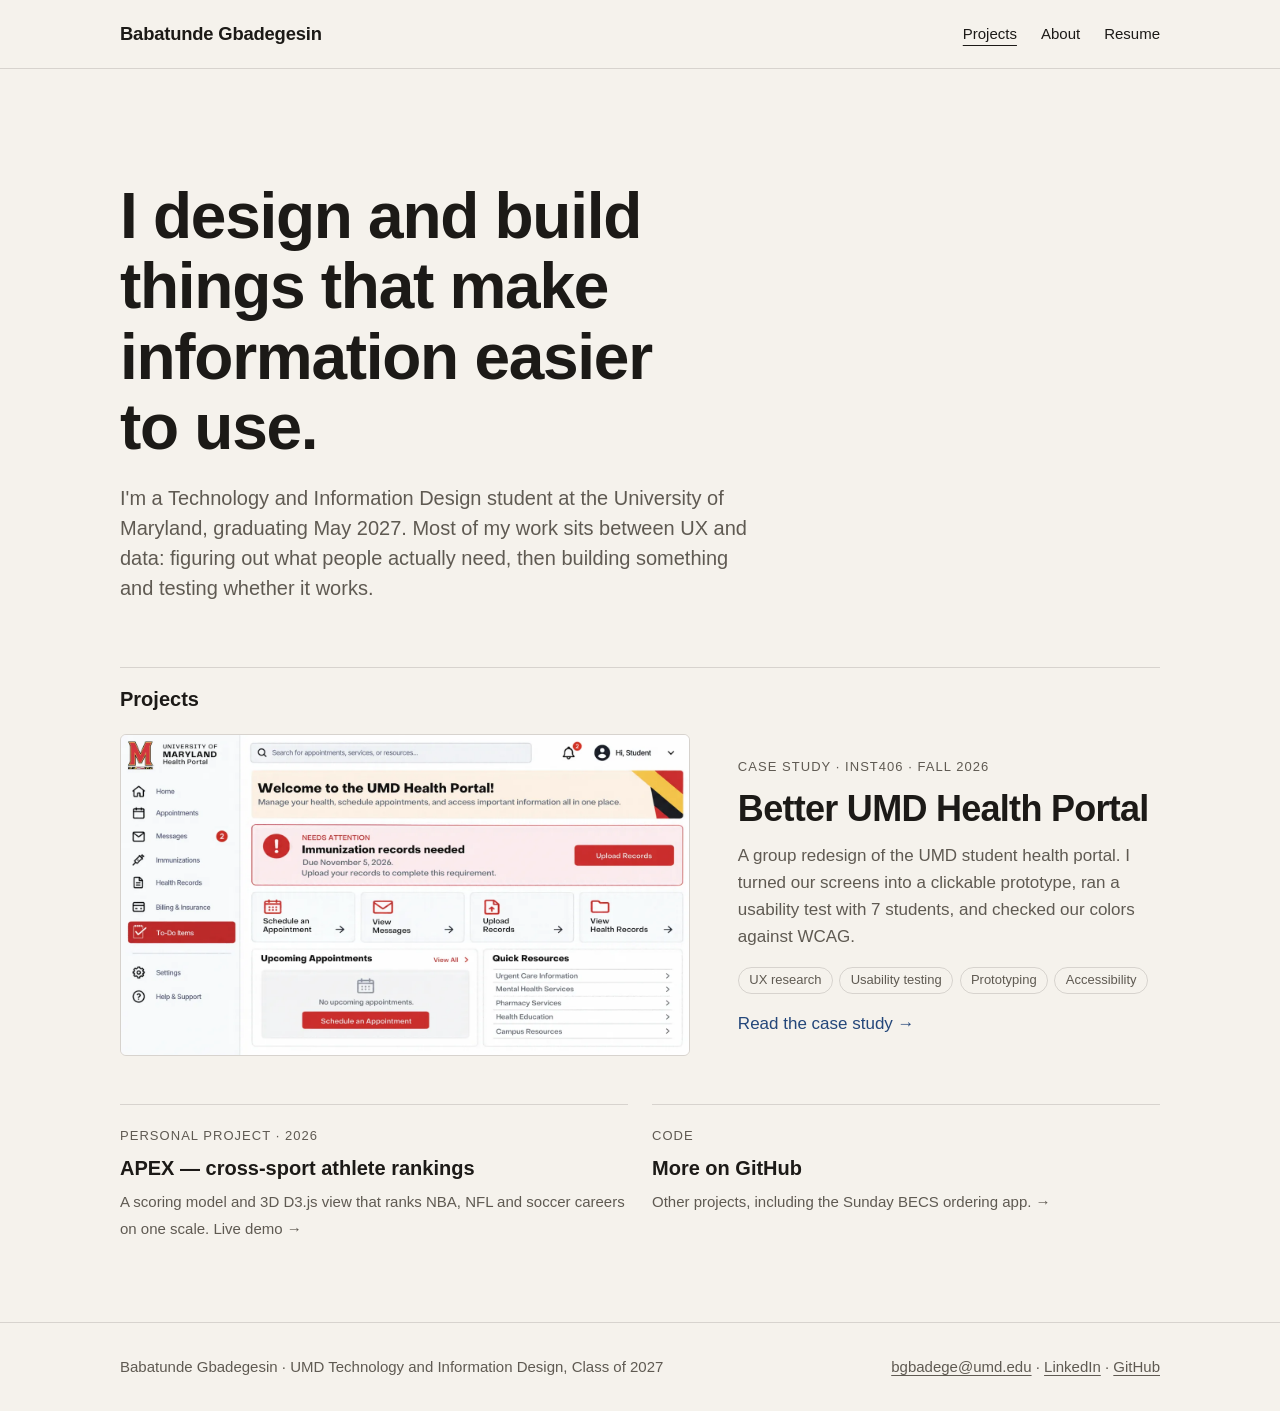
<file: index.html>
<!doctype html>
<html lang="en"><head><meta charset="utf-8"><meta name="viewport" content="width=device-width,initial-scale=1">
<title>Babatunde Gbadegesin — Portfolio</title><meta name="description" content="Portfolio of Babatunde Gbadegesin, a UMD Technology and Information Design student working across UX, data and front-end builds.">
<meta property="og:title" content="Babatunde Gbadegesin — Portfolio"><meta property="og:description" content="Portfolio of Babatunde Gbadegesin, a UMD Technology and Information Design student working across UX, data and front-end builds.">
<link rel="preconnect" href="https://api.fontshare.com" crossorigin>
<link href="https://api.fontshare.com/v2/css?f[]=cabinet-grotesk@500,700&f[]=switzer@400,500,600&display=swap" rel="stylesheet">
<link rel="stylesheet" href="style.css"></head>
<body><a class="skip" href="#main">Skip to content</a>
<header class="site-head"><div class="wrap"><a class="name" href="index.html">Babatunde Gbadegesin</a>
<nav aria-label="Main"><a href="index.html" aria-current="page">Projects</a><a href="about.html">About</a><a href="Babatunde-Gbadegesin-Resume.pdf">Resume</a></nav></div></header>
<main id="main">
<div class="wrap">
<section class="hero">
<h1>I design and build things that make information easier to use.</h1>
<p>I'm a Technology and Information Design student at the University of Maryland, graduating May 2027. Most of my work sits between UX and data: figuring out what people actually need, then building something and testing whether it works.</p>
</section>
<section class="projects" aria-labelledby="work">
<h2 id="work">Projects</h2>
<a class="feature" href="work/umd-health-portal.html">
<img src="img/dashboard.webp" width="1440" height="812" alt="Redesigned UMD Health Portal dashboard with a red Needs Attention banner for missing immunization records">
<div><span class="label">Case study &middot; INST406 &middot; Fall 2026</span>
<h3>Better UMD Health Portal</h3>
<p class="muted">A group redesign of the UMD student health portal. I turned our screens into a clickable prototype, ran a usability test with 7 students, and checked our colors against WCAG.</p>
<div class="tags"><span>UX research</span><span>Usability testing</span><span>Prototyping</span><span>Accessibility</span></div>
<span class="go">Read the case study &rarr;</span></div></a>
<div class="other">
<a href="https://apex-galaxy.vercel.app"><span class="label">Personal project &middot; 2026</span><strong>APEX &mdash; cross-sport athlete rankings</strong><span class="muted small">A scoring model and 3D D3.js view that ranks NBA, NFL and soccer careers on one scale. Live demo &rarr;</span></a>
<a href="https://github.com/babagbad"><span class="label">Code</span><strong>More on GitHub</strong><span class="muted small">Other projects, including the Sunday BECS ordering app. &rarr;</span></a>
</div>
</section></div></main><footer class="site-foot"><div class="wrap"><span>Babatunde Gbadegesin &middot; UMD Technology and Information Design, Class of 2027</span>
<span><a href="mailto:bgbadege@umd.edu">bgbadege@umd.edu</a> &middot; <a href="https://linkedin.com/in/babatunde-g-464116205">LinkedIn</a> &middot; <a href="https://github.com/babagbad">GitHub</a></span></div></footer></body></html>
</file>
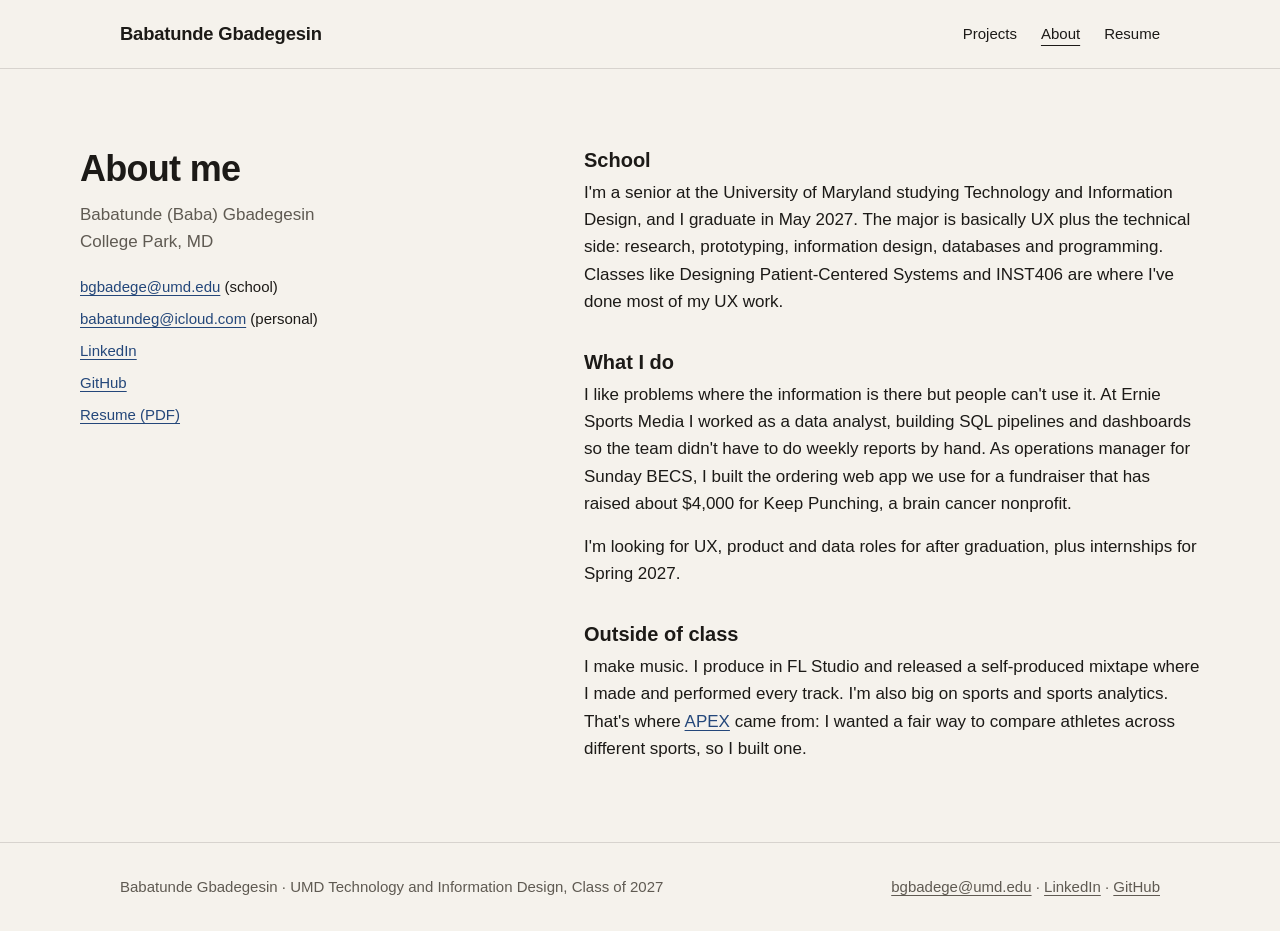
<file: about.html>
<!doctype html>
<html lang="en"><head><meta charset="utf-8"><meta name="viewport" content="width=device-width,initial-scale=1">
<title>About — Babatunde Gbadegesin</title><meta name="description" content="About Babatunde Gbadegesin: UMD Technology and Information Design student, data analyst, builder and music producer.">
<meta property="og:title" content="About — Babatunde Gbadegesin"><meta property="og:description" content="About Babatunde Gbadegesin: UMD Technology and Information Design student, data analyst, builder and music producer.">
<link rel="preconnect" href="https://api.fontshare.com" crossorigin>
<link href="https://api.fontshare.com/v2/css?f[]=cabinet-grotesk@500,700&f[]=switzer@400,500,600&display=swap" rel="stylesheet">
<link rel="stylesheet" href="style.css"></head>
<body><a class="skip" href="#main">Skip to content</a>
<header class="site-head"><div class="wrap"><a class="name" href="index.html">Babatunde Gbadegesin</a>
<nav aria-label="Main"><a href="index.html">Projects</a><a href="about.html" aria-current="page">About</a><a href="Babatunde-Gbadegesin-Resume.pdf">Resume</a></nav></div></header>
<main id="main">
<div class="wrap about">
<div class="side">
<h1>About me</h1>
<p class="muted">Babatunde (Baba) Gbadegesin<br>College Park, MD</p>
<ul class="contact-list small">
<li><a href="mailto:bgbadege@umd.edu">bgbadege@umd.edu</a> (school)</li>
<li><a href="mailto:babatundeg@icloud.com">babatundeg@icloud.com</a> (personal)</li>
<li><a href="https://linkedin.com/in/babatunde-g-464116205">LinkedIn</a></li>
<li><a href="https://github.com/babagbad">GitHub</a></li>
<li><a href="Babatunde-Gbadegesin-Resume.pdf">Resume (PDF)</a></li>
</ul>
</div>
<div class="body">
<h2>School</h2>
<p>I'm a senior at the University of Maryland studying Technology and Information Design, and I graduate in May 2027. The major is basically UX plus the technical side: research, prototyping, information design, databases and programming. Classes like Designing Patient-Centered Systems and INST406 are where I've done most of my UX work.</p>
<h2>What I do</h2>
<p>I like problems where the information is there but people can't use it. At Ernie Sports Media I worked as a data analyst, building SQL pipelines and dashboards so the team didn't have to do weekly reports by hand. As operations manager for Sunday BECS, I built the ordering web app we use for a fundraiser that has raised about $4,000 for Keep Punching, a brain cancer nonprofit.</p>
<p>I'm looking for UX, product and data roles for after graduation, plus internships for Spring 2027.</p>
<h2>Outside of class</h2>
<p>I make music. I produce in FL Studio and released a self-produced mixtape where I made and performed every track. I'm also big on sports and sports analytics. That's where <a href="https://apex-galaxy.vercel.app">APEX</a> came from: I wanted a fair way to compare athletes across different sports, so I built one.</p>
</div></div></main><footer class="site-foot"><div class="wrap"><span>Babatunde Gbadegesin &middot; UMD Technology and Information Design, Class of 2027</span>
<span><a href="mailto:bgbadege@umd.edu">bgbadege@umd.edu</a> &middot; <a href="https://linkedin.com/in/babatunde-g-464116205">LinkedIn</a> &middot; <a href="https://github.com/babagbad">GitHub</a></span></div></footer></body></html>
</file>
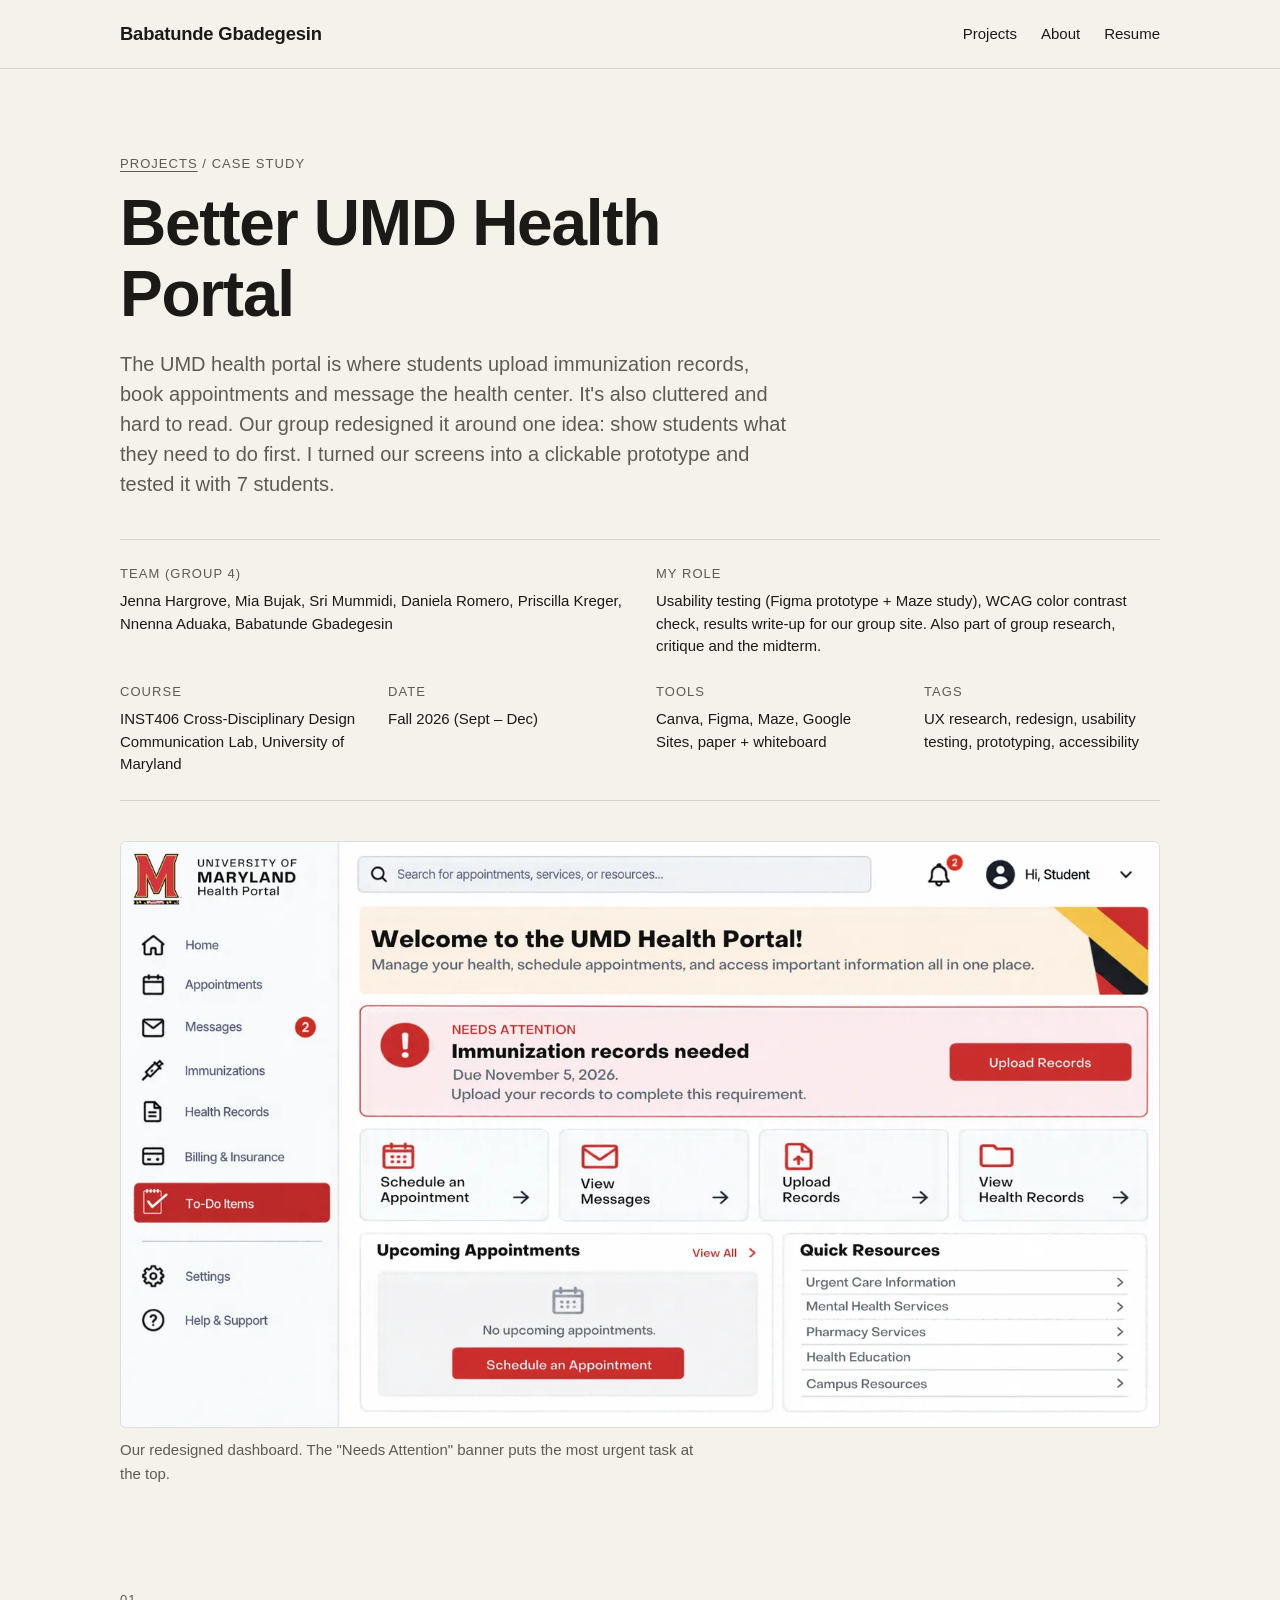
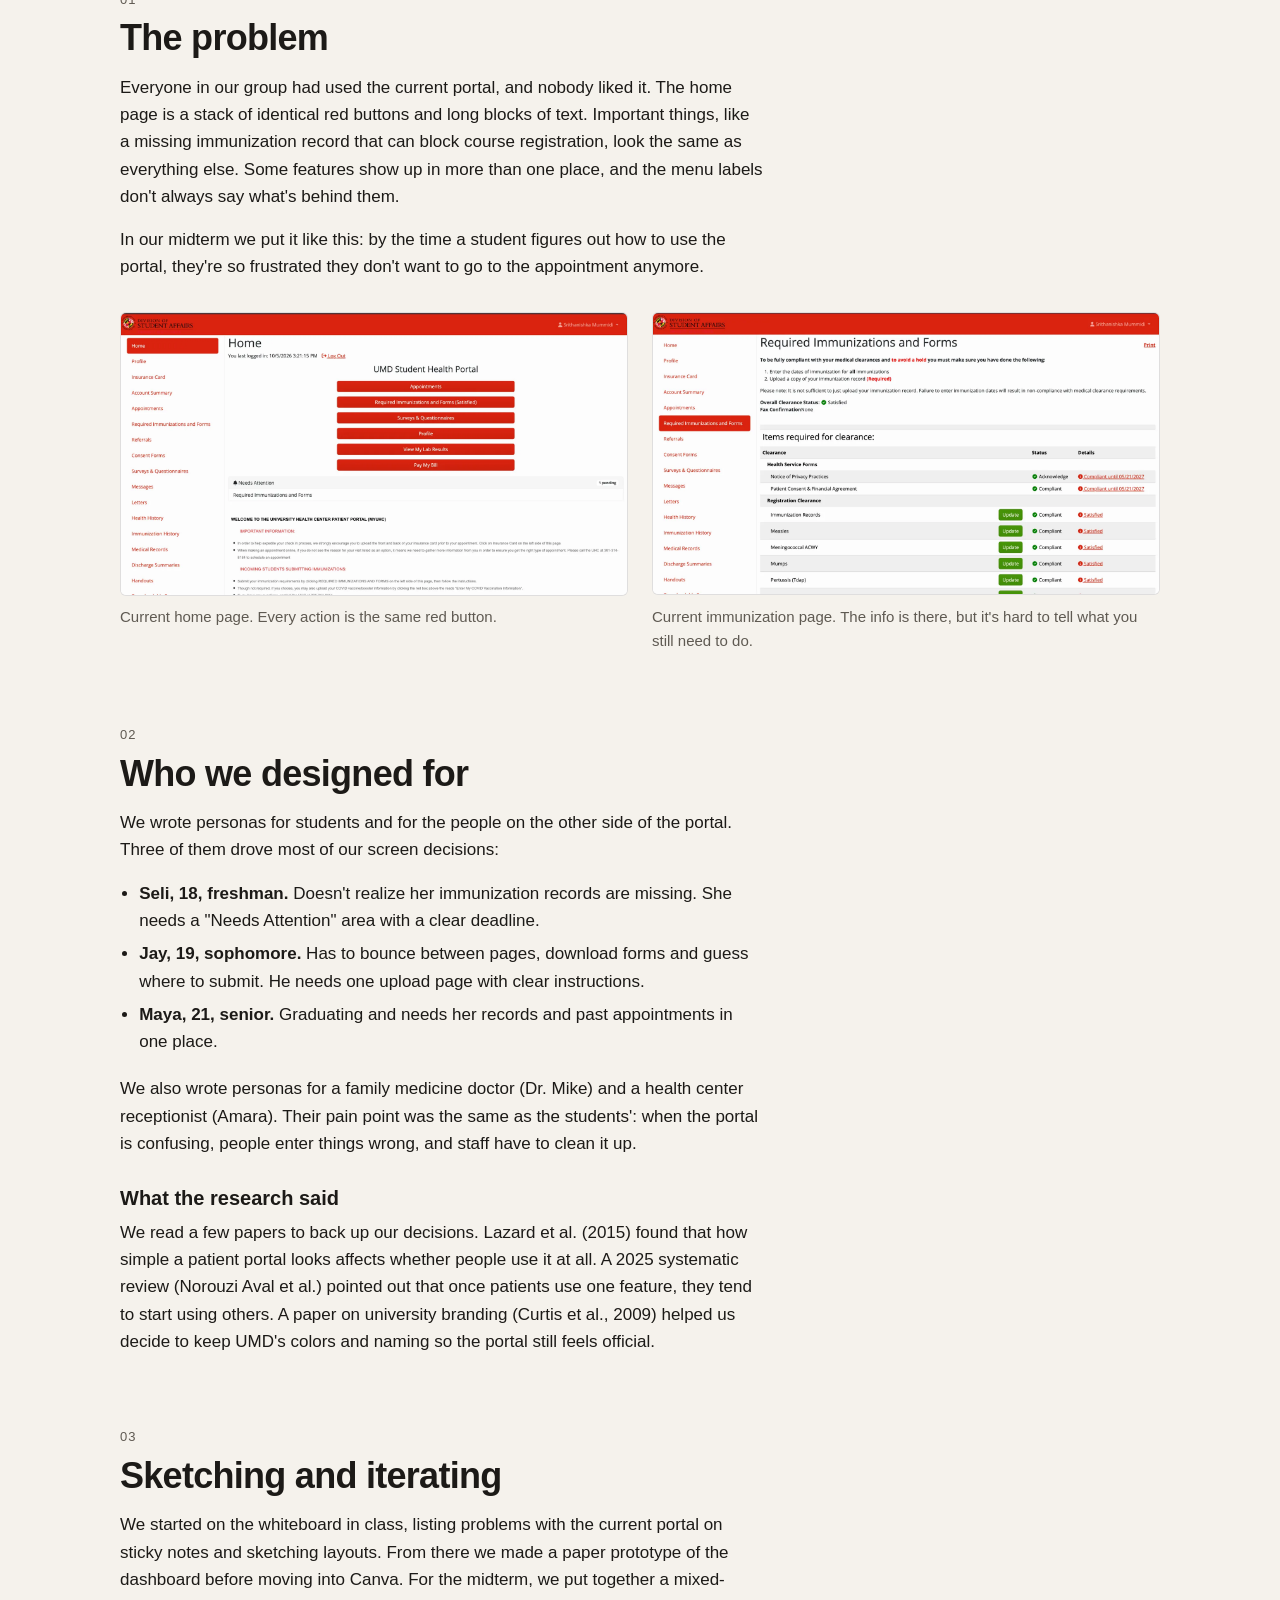
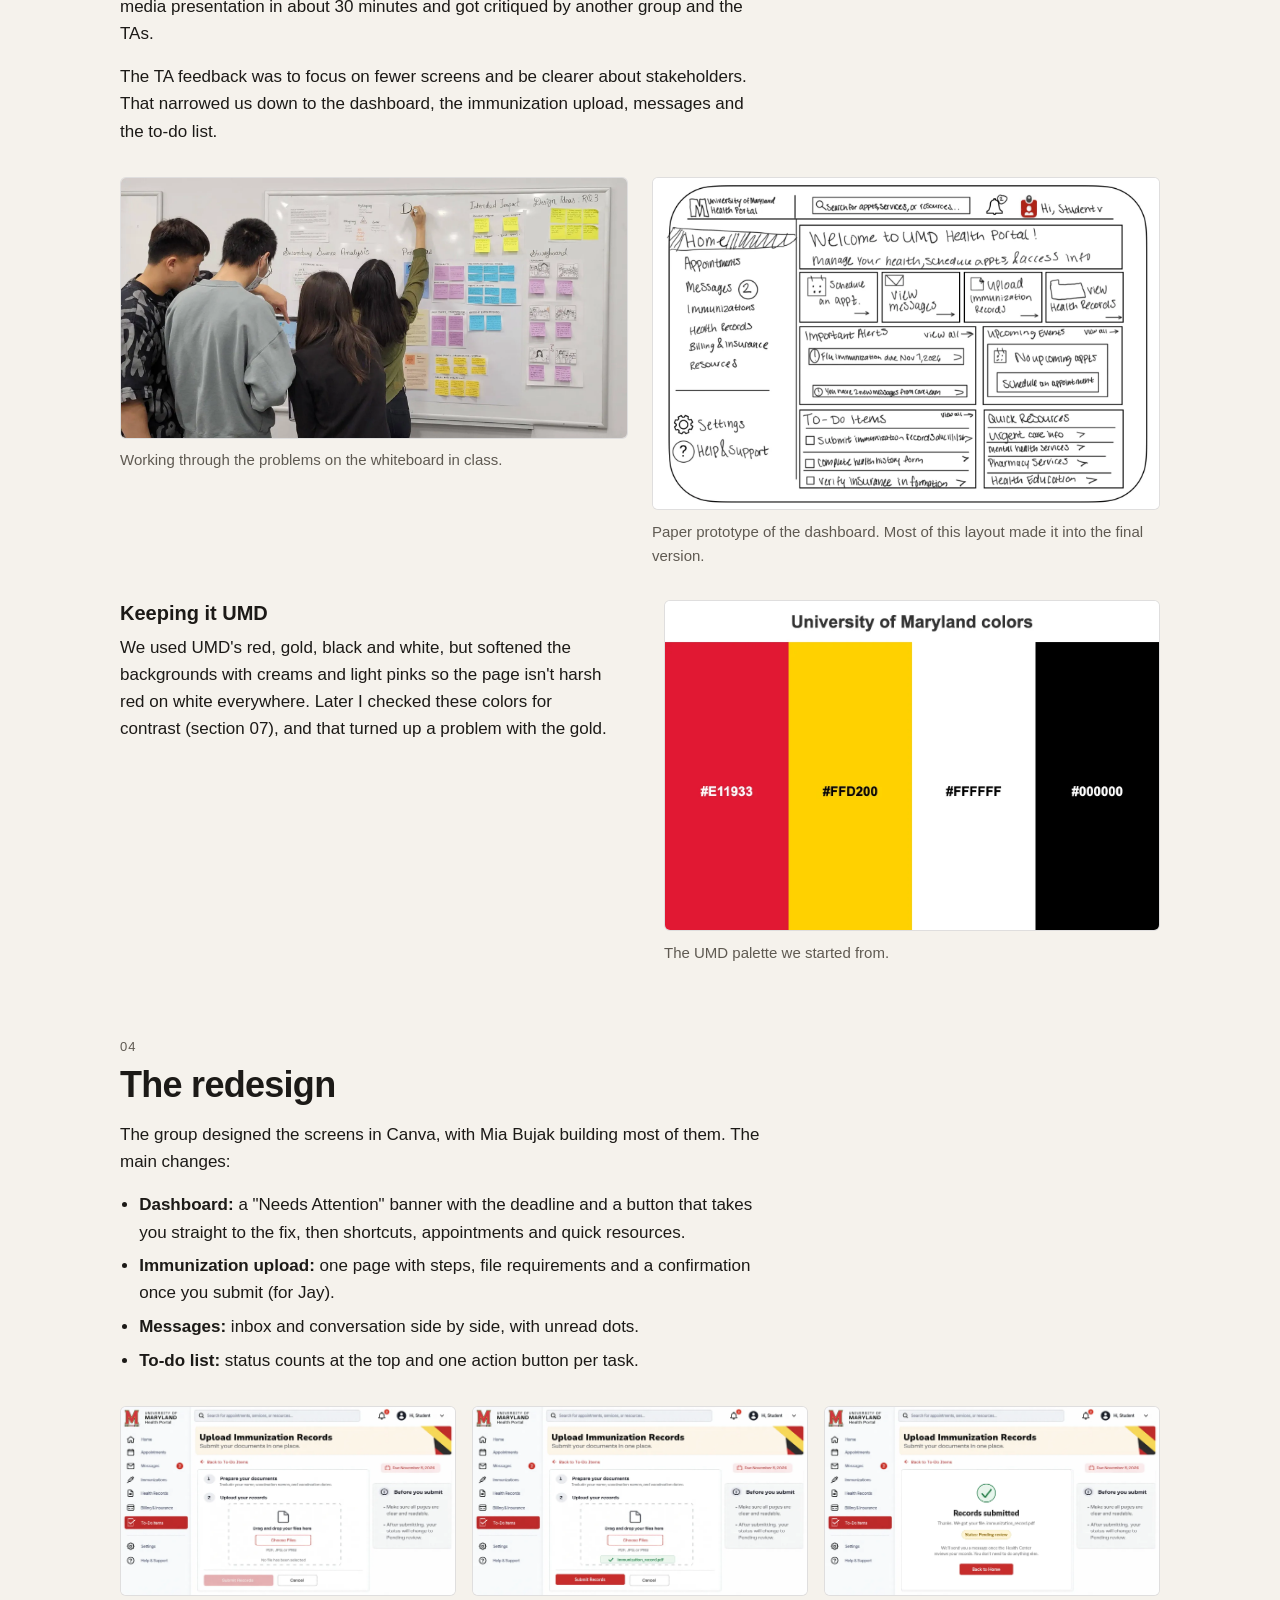
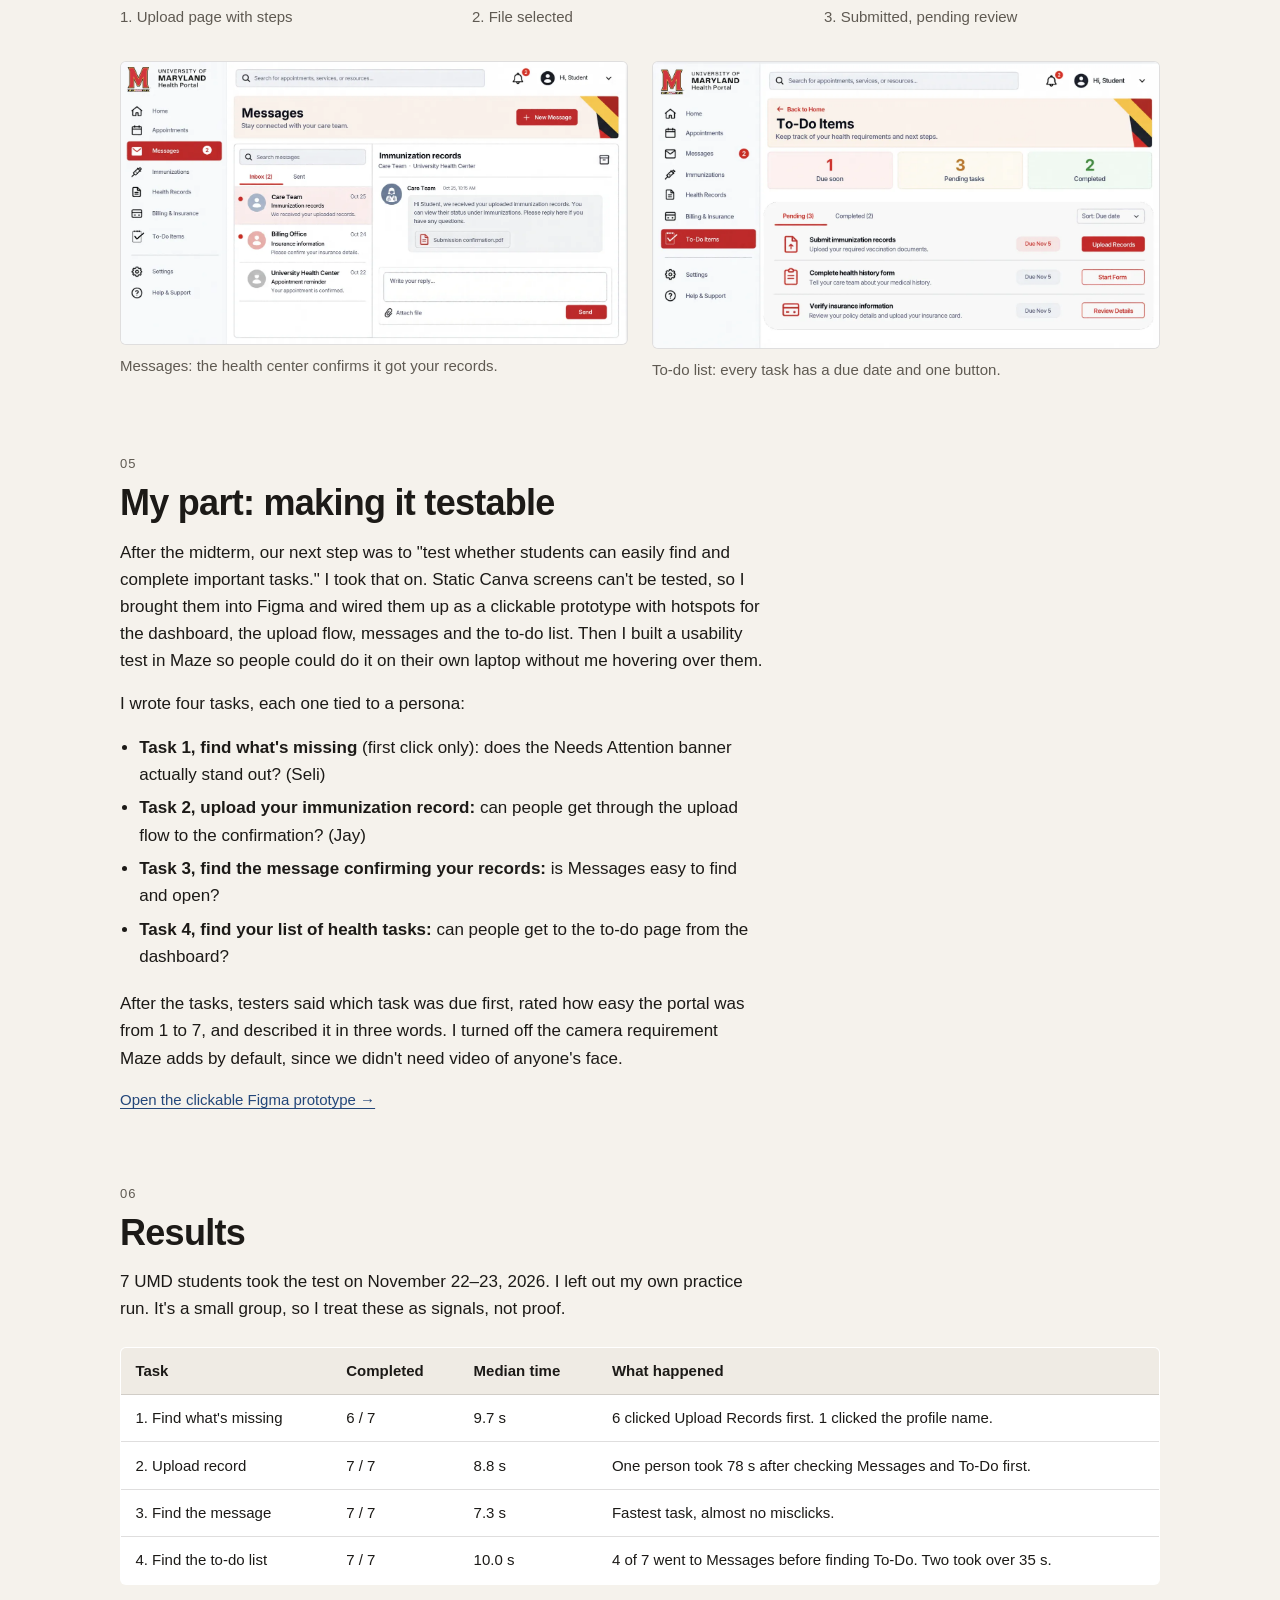
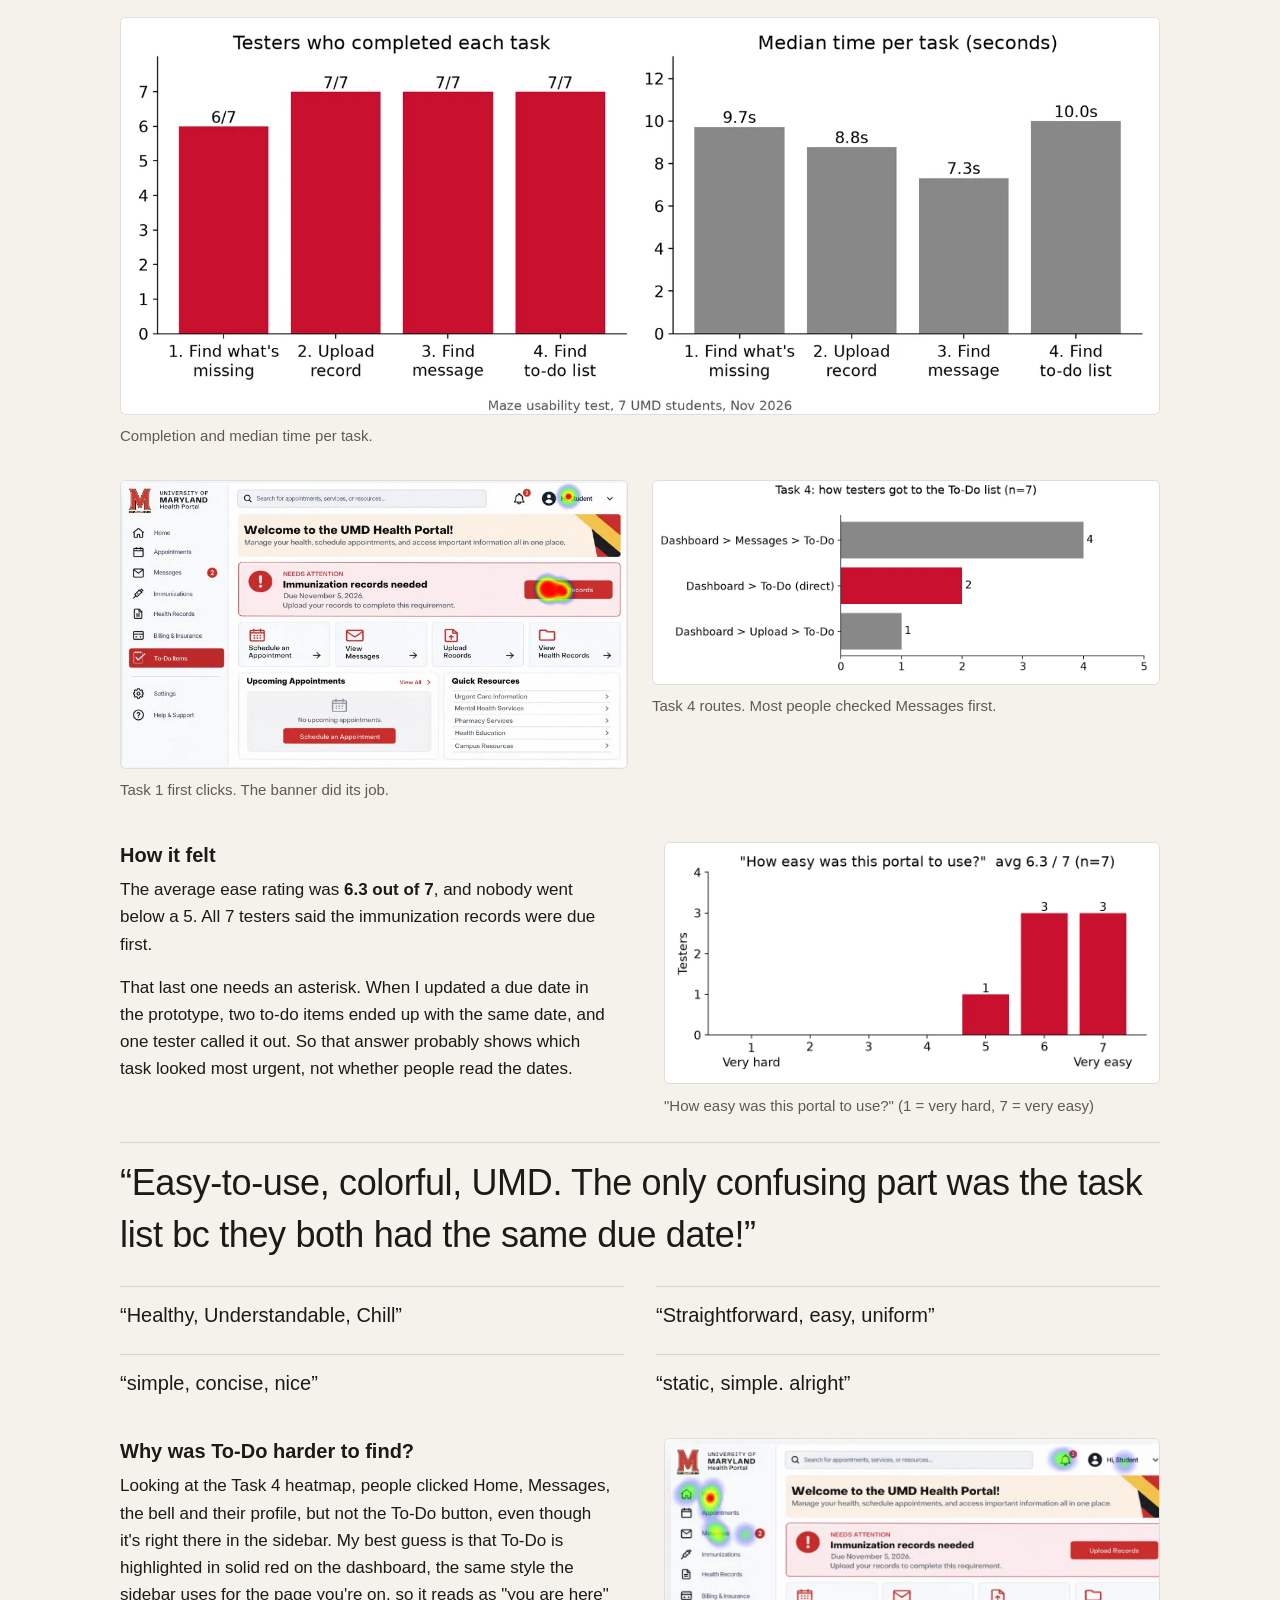
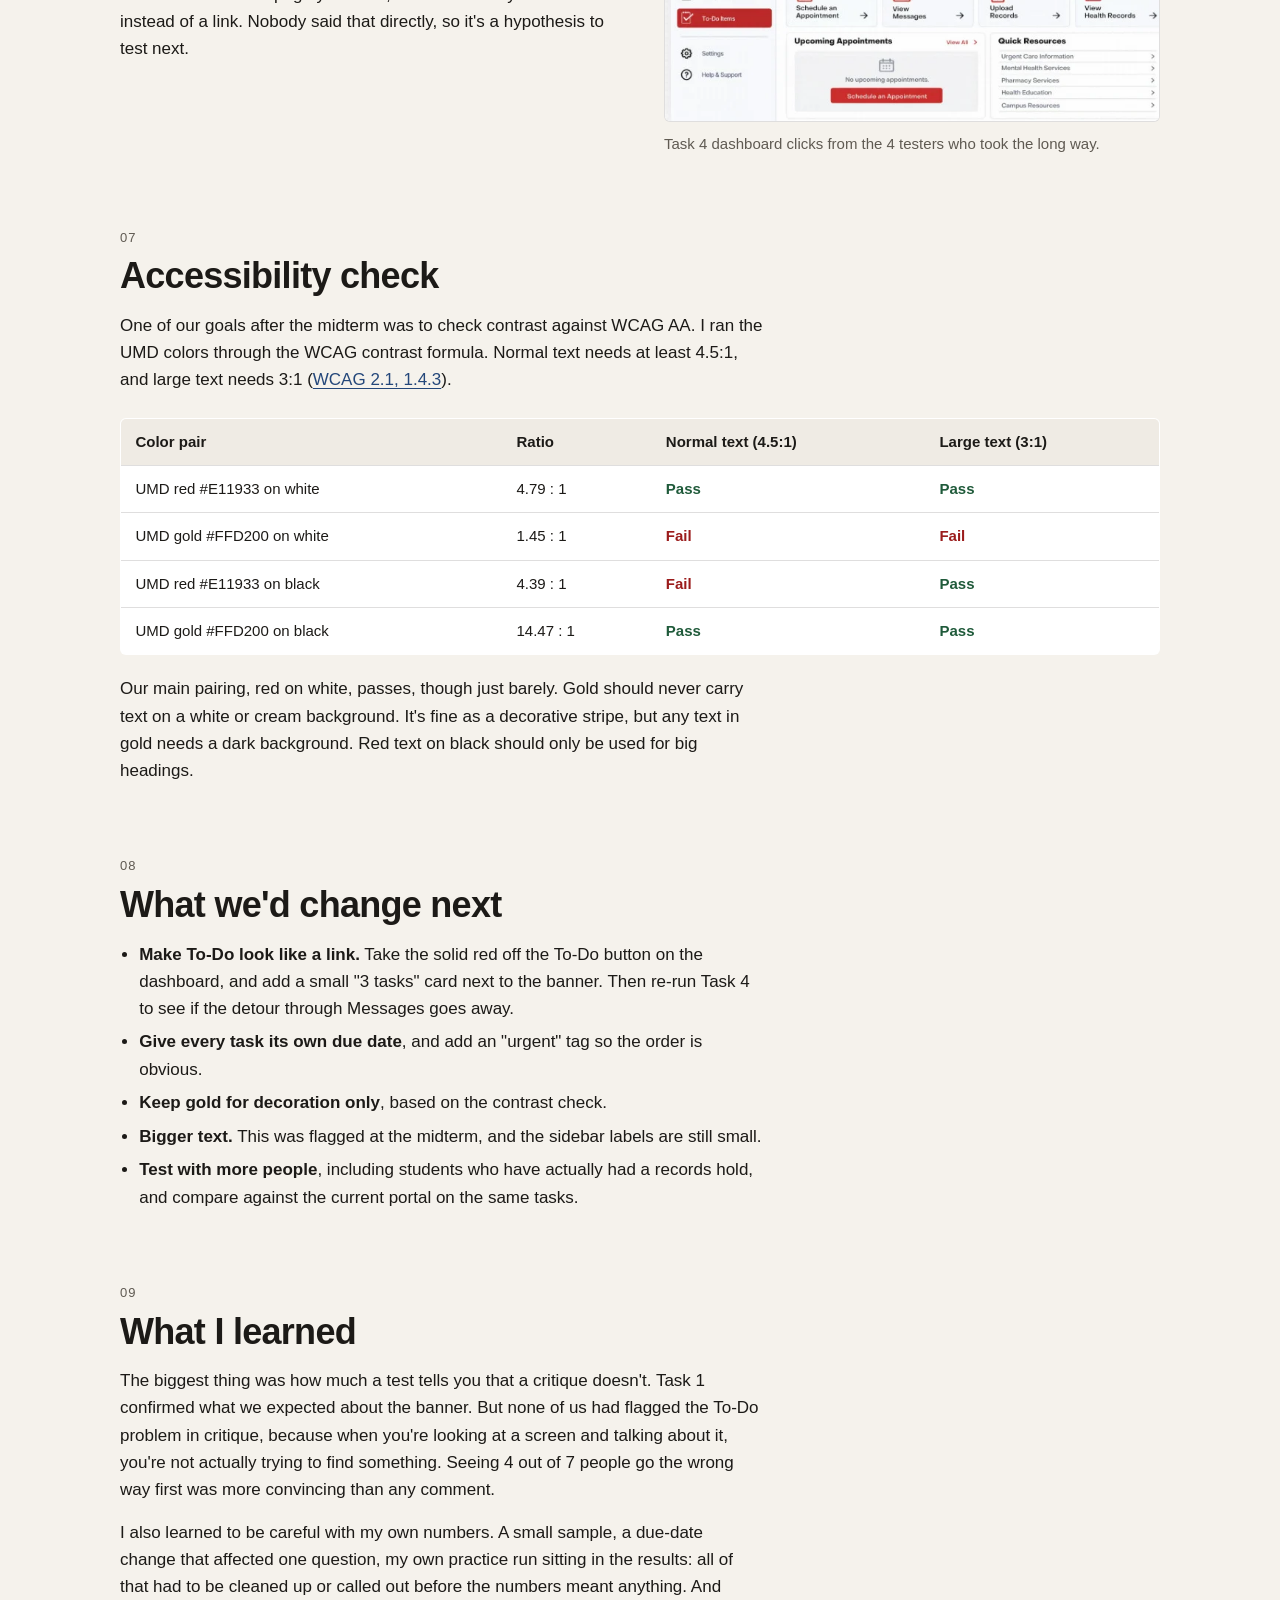
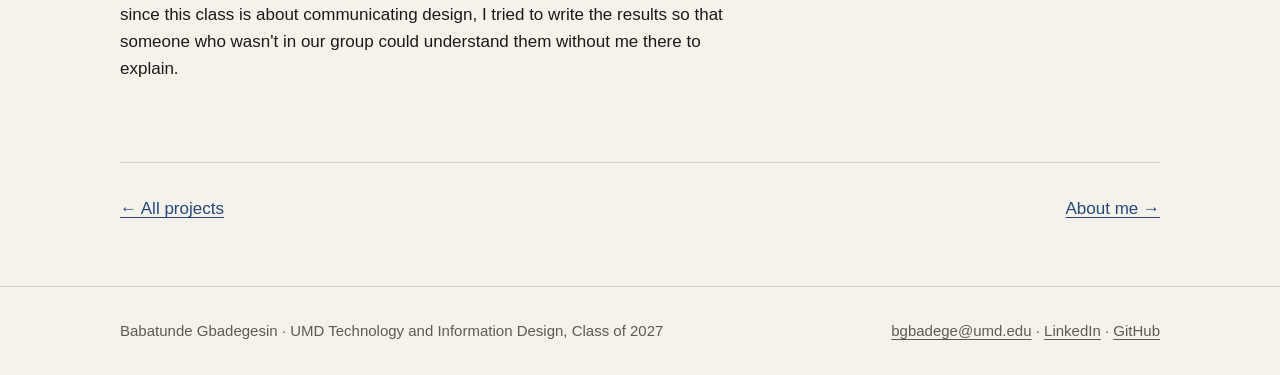
<file: work/umd-health-portal.html>
<!doctype html>
<html lang="en"><head><meta charset="utf-8"><meta name="viewport" content="width=device-width,initial-scale=1">
<title>Better UMD Health Portal — Case Study — Babatunde Gbadegesin</title><meta name="description" content="Case study: a group redesign of the UMD student health portal, with a clickable prototype, a 7-person usability test and a WCAG contrast check.">
<meta property="og:title" content="Better UMD Health Portal — Case Study"><meta property="og:description" content="Case study: a group redesign of the UMD student health portal, with a clickable prototype, a 7-person usability test and a WCAG contrast check.">
<link rel="preconnect" href="https://api.fontshare.com" crossorigin>
<link href="https://api.fontshare.com/v2/css?f[]=cabinet-grotesk@500,700&f[]=switzer@400,500,600&display=swap" rel="stylesheet">
<link rel="stylesheet" href="../style.css"></head>
<body><a class="skip" href="#main">Skip to content</a>
<header class="site-head"><div class="wrap"><a class="name" href="../index.html">Babatunde Gbadegesin</a>
<nav aria-label="Main"><a href="../index.html">Projects</a><a href="../about.html">About</a><a href="../Babatunde-Gbadegesin-Resume.pdf">Resume</a></nav></div></header>
<main id="main">
<article class="cs"><div class="wrap">
<header class="cs-head">
<span class="label"><a href="../index.html">Projects</a> / Case study</span>
<h1>Better UMD Health Portal</h1>
<p class="lede">The UMD health portal is where students upload immunization records, book appointments and message the health center. It's also cluttered and hard to read. Our group redesigned it around one idea: show students what they need to do first. I turned our screens into a clickable prototype and tested it with 7 students.</p>
<dl class="meta">
<div class="wide"><dt>Team (Group 4)</dt><dd>Jenna Hargrove, Mia Bujak, Sri Mummidi, Daniela Romero, Priscilla Kreger, Nnenna Aduaka, Babatunde Gbadegesin</dd></div>
<div class="wide"><dt>My role</dt><dd>Usability testing (Figma prototype + Maze study), WCAG color contrast check, results write-up for our group site. Also part of group research, critique and the midterm.</dd></div>
<div><dt>Course</dt><dd>INST406 Cross-Disciplinary Design Communication Lab, University of Maryland</dd></div>
<div><dt>Date</dt><dd>Fall 2026 (Sept &ndash; Dec)</dd></div>
<div><dt>Tools</dt><dd>Canva, Figma, Maze, Google Sites, paper + whiteboard</dd></div>
<div><dt>Tags</dt><dd>UX research, redesign, usability testing, prototyping, accessibility</dd></div>
</dl>
<figure class="hero-img"><img src="../img/dashboard.webp" width="1440" height="812" alt="The redesigned dashboard. A red Needs Attention banner says immunization records are needed by November 5, 2026, with an Upload Records button."><figcaption>Our redesigned dashboard. The "Needs Attention" banner puts the most urgent task at the top.</figcaption></figure>
</header>

<section aria-labelledby="s1"><div class="prose">
<span class="num">01</span><h2 id="s1">The problem</h2>
<p>Everyone in our group had used the current portal, and nobody liked it. The home page is a stack of identical red buttons and long blocks of text. Important things, like a missing immunization record that can block course registration, look the same as everything else. Some features show up in more than one place, and the menu labels don't always say what's behind them.</p>
<p>In our midterm we put it like this: by the time a student figures out how to use the portal, they're so frustrated they don't want to go to the appointment anymore.</p>
</div>
<div class="two">
<figure><img src="../img/old-home.webp" width="1600" height="890" loading="lazy" alt="Current UMD portal home page: a column of identical red buttons and dense text"><figcaption>Current home page. Every action is the same red button.</figcaption></figure>
<figure><img src="../img/old-immunizations.webp" width="1600" height="888" loading="lazy" alt="Current UMD portal immunization requirements page with a long table of statuses"><figcaption>Current immunization page. The info is there, but it's hard to tell what you still need to do.</figcaption></figure>
</div></section>

<section aria-labelledby="s2"><div class="prose">
<span class="num">02</span><h2 id="s2">Who we designed for</h2>
<p>We wrote personas for students and for the people on the other side of the portal. Three of them drove most of our screen decisions:</p>
<ul>
<li><strong>Seli, 18, freshman.</strong> Doesn't realize her immunization records are missing. She needs a "Needs Attention" area with a clear deadline.</li>
<li><strong>Jay, 19, sophomore.</strong> Has to bounce between pages, download forms and guess where to submit. He needs one upload page with clear instructions.</li>
<li><strong>Maya, 21, senior.</strong> Graduating and needs her records and past appointments in one place.</li>
</ul>
<p>We also wrote personas for a family medicine doctor (Dr. Mike) and a health center receptionist (Amara). Their pain point was the same as the students': when the portal is confusing, people enter things wrong, and staff have to clean it up.</p>
<h3>What the research said</h3>
<p>We read a few papers to back up our decisions. Lazard et al. (2015) found that how simple a patient portal looks affects whether people use it at all. A 2025 systematic review (Norouzi Aval et al.) pointed out that once patients use one feature, they tend to start using others. A paper on university branding (Curtis et al., 2009) helped us decide to keep UMD's colors and naming so the portal still feels official.</p>
</div></section>

<section aria-labelledby="s3"><div class="prose">
<span class="num">03</span><h2 id="s3">Sketching and iterating</h2>
<p>We started on the whiteboard in class, listing problems with the current portal on sticky notes and sketching layouts. From there we made a paper prototype of the dashboard before moving into Canva. For the midterm, we put together a mixed-media presentation in about 30 minutes and got critiqued by another group and the TAs.</p>
<p>The TA feedback was to focus on fewer screens and be clearer about stakeholders. That narrowed us down to the dashboard, the immunization upload, messages and the to-do list.</p>
</div>
<div class="two">
<figure><img src="../img/whiteboard.webp" width="1600" height="822" loading="lazy" alt="Group members working at a whiteboard covered in sticky notes and sketches"><figcaption>Working through the problems on the whiteboard in class.</figcaption></figure>
<figure><img src="../img/paper-prototype.webp" width="1402" height="918" loading="lazy" alt="Hand-drawn paper prototype of the dashboard with sidebar, welcome banner, shortcuts, alerts and to-do items"><figcaption>Paper prototype of the dashboard. Most of this layout made it into the final version.</figcaption></figure>
</div>
<div class="split" style="margin-top:2rem">
<div class="prose"><h3 style="margin-top:0">Keeping it UMD</h3><p>We used UMD's red, gold, black and white, but softened the backgrounds with creams and light pinks so the page isn't harsh red on white everywhere. Later I checked these colors for contrast (section 07), and that turned up a problem with the gold.</p></div>
<figure><img src="../img/umd-colors.webp" width="1200" height="800" loading="lazy" alt="UMD color swatches: red E11933, gold FFD200, white and black"><figcaption>The UMD palette we started from.</figcaption></figure>
</div></section>

<section aria-labelledby="s4"><div class="prose">
<span class="num">04</span><h2 id="s4">The redesign</h2>
<p>The group designed the screens in Canva, with Mia Bujak building most of them. The main changes:</p>
<ul>
<li><strong>Dashboard:</strong> a "Needs Attention" banner with the deadline and a button that takes you straight to the fix, then shortcuts, appointments and quick resources.</li>
<li><strong>Immunization upload:</strong> one page with steps, file requirements and a confirmation once you submit (for Jay).</li>
<li><strong>Messages:</strong> inbox and conversation side by side, with unread dots.</li>
<li><strong>To-do list:</strong> status counts at the top and one action button per task.</li>
</ul>
</div>
<div class="steps">
<figure><img src="../img/upload.webp" width="1440" height="810" loading="lazy" alt="Upload Immunization Records page with steps and a drag-and-drop area"><figcaption>1. Upload page with steps</figcaption></figure>
<figure><img src="../img/upload-selected.webp" width="1440" height="810" loading="lazy" alt="Upload page with a file selected and ready to submit"><figcaption>2. File selected</figcaption></figure>
<figure><img src="../img/upload-done.webp" width="1440" height="810" loading="lazy" alt="Confirmation screen showing the record was submitted and is pending review"><figcaption>3. Submitted, pending review</figcaption></figure>
</div>
<div class="two">
<figure><img src="../img/messages.webp" width="1440" height="801" loading="lazy" alt="Messages screen with inbox on the left and a Care Team message confirming received records on the right"><figcaption>Messages: the health center confirms it got your records.</figcaption></figure>
<figure><img src="../img/todo.webp" width="1440" height="812" loading="lazy" alt="To-Do Items screen with counts for due soon, pending and completed, and three tasks with due dates"><figcaption>To-do list: every task has a due date and one button.</figcaption></figure>
</div></section>

<section aria-labelledby="s5"><div class="prose">
<span class="num">05</span><h2 id="s5">My part: making it testable</h2>
<p>After the midterm, our next step was to "test whether students can easily find and complete important tasks." I took that on. Static Canva screens can't be tested, so I brought them into Figma and wired them up as a clickable prototype with hotspots for the dashboard, the upload flow, messages and the to-do list. Then I built a usability test in Maze so people could do it on their own laptop without me hovering over them.</p>
<p>I wrote four tasks, each one tied to a persona:</p>
<ul>
<li><strong>Task 1, find what's missing</strong> (first click only): does the Needs Attention banner actually stand out? (Seli)</li>
<li><strong>Task 2, upload your immunization record:</strong> can people get through the upload flow to the confirmation? (Jay)</li>
<li><strong>Task 3, find the message confirming your records:</strong> is Messages easy to find and open?</li>
<li><strong>Task 4, find your list of health tasks:</strong> can people get to the to-do page from the dashboard?</li>
</ul>
<p>After the tasks, testers said which task was due first, rated how easy the portal was from 1 to 7, and described it in three words. I turned off the camera requirement Maze adds by default, since we didn't need video of anyone's face.</p>
<p class="small"><a href="https://www.figma.com/proto/EwGPxU4V7qjANu9CpgA0Ct">Open the clickable Figma prototype &rarr;</a></p>
</div></section>

<section aria-labelledby="s6"><div class="prose">
<span class="num">06</span><h2 id="s6">Results</h2>
<p>7 UMD students took the test on November 22&ndash;23, 2026. I left out my own practice run. It's a small group, so I treat these as signals, not proof.</p>
</div>
<table>
<thead><tr><th>Task</th><th>Completed</th><th>Median time</th><th>What happened</th></tr></thead>
<tbody>
<tr><td>1. Find what's missing</td><td class="n">6 / 7</td><td class="n">9.7 s</td><td>6 clicked Upload Records first. 1 clicked the profile name.</td></tr>
<tr><td>2. Upload record</td><td class="n">7 / 7</td><td class="n">8.8 s</td><td>One person took 78 s after checking Messages and To-Do first.</td></tr>
<tr><td>3. Find the message</td><td class="n">7 / 7</td><td class="n">7.3 s</td><td>Fastest task, almost no misclicks.</td></tr>
<tr><td>4. Find the to-do list</td><td class="n">7 / 7</td><td class="n">10.0 s</td><td>4 of 7 went to Messages before finding To-Do. Two took over 35 s.</td></tr>
</tbody></table>
<figure><img src="../img/chart-tasks.webp" width="1600" height="611" loading="lazy" alt="Bar charts: tasks completed 6, 7, 7 and 7 out of 7; median times 9.7, 8.8, 7.3 and 10.0 seconds"><figcaption>Completion and median time per task.</figcaption></figure>
<div class="two">
<figure><img src="../img/heat-task1.webp" width="854" height="483" loading="lazy" alt="Maze first-click heatmap on the dashboard: almost all clicks land on the Upload Records button in the banner, with one on the profile name"><figcaption>Task 1 first clicks. The banner did its job.</figcaption></figure>
<figure><img src="../img/chart-paths.webp" width="1280" height="512" loading="lazy" alt="Bar chart of Task 4 routes: 4 went Dashboard to Messages to To-Do, 2 went directly, 1 went through Upload"><figcaption>Task 4 routes. Most people checked Messages first.</figcaption></figure>
</div>
<div class="split" style="margin-top:2.5rem">
<div class="prose">
<h3 style="margin-top:0">How it felt</h3>
<p>The average ease rating was <strong>6.3 out of 7</strong>, and nobody went below a 5. All 7 testers said the immunization records were due first.</p>
<p>That last one needs an asterisk. When I updated a due date in the prototype, two to-do items ended up with the same date, and one tester called it out. So that answer probably shows which task looked most urgent, not whether people read the dates.</p>
</div>
<figure><img src="../img/chart-ease.webp" width="1120" height="544" loading="lazy" alt="Ease rating chart: one 5, three 6s and three 7s on a 1 to 7 scale"><figcaption>"How easy was this portal to use?" (1 = very hard, 7 = very easy)</figcaption></figure>
</div>
<div class="quotes">
<blockquote class="big">&ldquo;Easy-to-use, colorful, UMD. The only confusing part was the task list bc they both had the same due date!&rdquo;</blockquote>
<blockquote>&ldquo;Healthy, Understandable, Chill&rdquo;</blockquote>
<blockquote>&ldquo;Straightforward, easy, uniform&rdquo;</blockquote>
<blockquote>&ldquo;simple, concise, nice&rdquo;</blockquote>
<blockquote>&ldquo;static, simple. alright&rdquo;</blockquote>
</div>
<div class="split" style="margin-top:2.5rem">
<div class="prose">
<h3 style="margin-top:0">Why was To-Do harder to find?</h3>
<p>Looking at the Task 4 heatmap, people clicked Home, Messages, the bell and their profile, but not the To-Do button, even though it's right there in the sidebar. My best guess is that To-Do is highlighted in solid red on the dashboard, the same style the sidebar uses for the page you're on, so it reads as "you are here" instead of a link. Nobody said that directly, so it's a hypothesis to test next.</p>
</div>
<figure><img src="../img/heat-task4.webp" width="670" height="382" loading="lazy" alt="Maze heatmap for Task 4 on the dashboard: clicks on Home, Messages, the notification bell and the profile, none on the red To-Do button"><figcaption>Task 4 dashboard clicks from the 4 testers who took the long way.</figcaption></figure>
</div></section>

<section aria-labelledby="s7"><div class="prose">
<span class="num">07</span><h2 id="s7">Accessibility check</h2>
<p>One of our goals after the midterm was to check contrast against WCAG AA. I ran the UMD colors through the WCAG contrast formula. Normal text needs at least 4.5:1, and large text needs 3:1 (<a href="https://www.w3.org/WAI/WCAG21/Understanding/contrast-minimum.html">WCAG 2.1, 1.4.3</a>).</p>
</div>
<table>
<thead><tr><th>Color pair</th><th>Ratio</th><th>Normal text (4.5:1)</th><th>Large text (3:1)</th></tr></thead>
<tbody>
<tr><td>UMD red #E11933 on white</td><td class="n">4.79 : 1</td><td class="pass">Pass</td><td class="pass">Pass</td></tr>
<tr><td>UMD gold #FFD200 on white</td><td class="n">1.45 : 1</td><td class="fail">Fail</td><td class="fail">Fail</td></tr>
<tr><td>UMD red #E11933 on black</td><td class="n">4.39 : 1</td><td class="fail">Fail</td><td class="pass">Pass</td></tr>
<tr><td>UMD gold #FFD200 on black</td><td class="n">14.47 : 1</td><td class="pass">Pass</td><td class="pass">Pass</td></tr>
</tbody></table>
<div class="prose"><p style="margin-top:1.25rem">Our main pairing, red on white, passes, though just barely. Gold should never carry text on a white or cream background. It's fine as a decorative stripe, but any text in gold needs a dark background. Red text on black should only be used for big headings.</p></div>
</section>

<section aria-labelledby="s8"><div class="prose">
<span class="num">08</span><h2 id="s8">What we'd change next</h2>
<ul>
<li><strong>Make To-Do look like a link.</strong> Take the solid red off the To-Do button on the dashboard, and add a small "3 tasks" card next to the banner. Then re-run Task 4 to see if the detour through Messages goes away.</li>
<li><strong>Give every task its own due date</strong>, and add an "urgent" tag so the order is obvious.</li>
<li><strong>Keep gold for decoration only</strong>, based on the contrast check.</li>
<li><strong>Bigger text.</strong> This was flagged at the midterm, and the sidebar labels are still small.</li>
<li><strong>Test with more people</strong>, including students who have actually had a records hold, and compare against the current portal on the same tasks.</li>
</ul>
</div></section>

<section aria-labelledby="s9"><div class="prose">
<span class="num">09</span><h2 id="s9">What I learned</h2>
<p>The biggest thing was how much a test tells you that a critique doesn't. Task 1 confirmed what we expected about the banner. But none of us had flagged the To-Do problem in critique, because when you're looking at a screen and talking about it, you're not actually trying to find something. Seeing 4 out of 7 people go the wrong way first was more convincing than any comment.</p>
<p>I also learned to be careful with my own numbers. A small sample, a due-date change that affected one question, my own practice run sitting in the results: all of that had to be cleaned up or called out before the numbers meant anything. And since this class is about communicating design, I tried to write the results so that someone who wasn't in our group could understand them without me there to explain.</p>
</div></section>

<nav class="next-proj" aria-label="More">
<a href="../index.html">&larr; All projects</a>
<a href="../about.html">About me &rarr;</a>
</nav>
</div></article></main><footer class="site-foot"><div class="wrap"><span>Babatunde Gbadegesin &middot; UMD Technology and Information Design, Class of 2027</span>
<span><a href="mailto:bgbadege@umd.edu">bgbadege@umd.edu</a> &middot; <a href="https://linkedin.com/in/babatunde-g-464116205">LinkedIn</a> &middot; <a href="https://github.com/babagbad">GitHub</a></span></div></footer></body></html>
</file>
<file: style.css>
:root{
  --bg:#f5f2ec;
  --surface:#ffffff;
  --ink:#1c1a17;
  --muted:#5f5a52;
  --line:rgba(28,26,23,.14);
  --accent:#24477a;
  --font-display:'Cabinet Grotesk','Helvetica Neue',sans-serif;
  --font-body:'Switzer','Helvetica Neue',sans-serif;
  --wrap:1120px;
  --text-xs:.8125rem;--text-sm:.9375rem;--text-base:1.0625rem;--text-lg:1.25rem;
  --text-xl:clamp(1.6rem,1.2rem + 1.4vw,2.25rem);
  --text-2xl:clamp(2.2rem,1.4rem + 3.4vw,4rem);
}
*{box-sizing:border-box;margin:0;padding:0}
html{-webkit-text-size-adjust:100%}
body{background:var(--bg);color:var(--ink);font-family:var(--font-body);font-size:var(--text-base);line-height:1.6;-webkit-font-smoothing:antialiased}
img{max-width:100%;height:auto;display:block}
a{color:var(--accent);text-underline-offset:3px}
a:hover{text-decoration-thickness:2px}
:focus-visible{outline:2px solid var(--accent);outline-offset:3px}
.skip{position:absolute;left:-999px;top:0;background:var(--ink);color:#fff;padding:.5rem 1rem}
.skip:focus{left:1rem;top:1rem;z-index:10}
.wrap{max-width:var(--wrap);margin:0 auto;padding:0 clamp(1.25rem,4vw,2.5rem)}

/* header */
.site-head{border-bottom:1px solid var(--line)}
.site-head .wrap{display:flex;justify-content:space-between;align-items:center;min-height:68px;gap:1rem}
.name{font-family:var(--font-display);font-weight:700;font-size:1.15rem;color:var(--ink);text-decoration:none;letter-spacing:-.01em}
.site-head nav{display:flex;gap:1.5rem}
.site-head nav a{color:var(--ink);text-decoration:none;font-size:var(--text-sm);padding:.6rem 0}
.site-head nav a[aria-current="page"]{text-decoration:underline;text-underline-offset:6px}

h1,h2{font-family:var(--font-display);font-weight:700;letter-spacing:-.02em;line-height:1.1}
h1{font-size:var(--text-2xl)}
h2{font-size:var(--text-xl);margin-bottom:1rem}
h3{font-size:var(--text-lg);font-weight:600;margin:1.75rem 0 .5rem;line-height:1.3}
p+p{margin-top:1rem}
.muted{color:var(--muted)}
.small{font-size:var(--text-sm)}
.label{font-size:var(--text-xs);text-transform:uppercase;letter-spacing:.08em;color:var(--muted);font-weight:500}

/* home */
.hero{padding:clamp(3.5rem,9vw,7rem) 0 clamp(2.5rem,6vw,4rem)}
.hero h1{max-width:16ch}
.hero p{max-width:58ch;margin-top:1.25rem;color:var(--muted);font-size:var(--text-lg);line-height:1.5}
.projects{padding-bottom:5rem}
.projects h2{font-size:var(--text-lg);font-family:var(--font-body);font-weight:600;letter-spacing:0;border-top:1px solid var(--line);padding-top:1.25rem;margin-bottom:1.5rem}
.feature{display:grid;grid-template-columns:1.35fr 1fr;gap:clamp(1.5rem,4vw,3rem);align-items:center;text-decoration:none;color:inherit;margin-bottom:3rem}
.feature img{border-radius:6px;border:1px solid var(--line);transition:transform .3s ease}
.feature:hover img{transform:translateY(-3px)}
.feature h3{font-family:var(--font-display);font-size:var(--text-xl);font-weight:700;margin:.4rem 0 .6rem;letter-spacing:-.02em}
.feature .go{display:inline-block;margin-top:1rem;color:var(--accent);font-weight:500}
.tags{display:flex;flex-wrap:wrap;gap:.4rem;margin-top:1rem}
.tags span{font-size:var(--text-xs);border:1px solid var(--line);border-radius:999px;padding:.15rem .65rem;color:var(--muted)}
.other{display:grid;grid-template-columns:1fr 1fr;gap:1.5rem}
.other a{display:block;border-top:1px solid var(--line);padding-top:1rem;text-decoration:none;color:inherit}
.other a strong{display:block;font-size:var(--text-lg);margin:.25rem 0}
.other a:hover strong{text-decoration:underline}

/* about */
.about{display:grid;grid-template-columns:1fr 1.4fr;gap:clamp(2rem,5vw,4rem);padding:clamp(3rem,7vw,5rem) 0 5rem}
.about h1{font-size:var(--text-xl)}
.about .side p{margin-top:.75rem}
.about .body h2{font-size:var(--text-lg);font-family:var(--font-body);font-weight:600;letter-spacing:0;margin:2.25rem 0 .5rem}
.about .body h2:first-child{margin-top:0}
.contact-list{list-style:none;margin-top:1.25rem;display:grid;gap:.5rem}

/* case study */
.cs-head{padding:clamp(3rem,7vw,5rem) 0 2rem}
.cs-head .label a{color:var(--muted)}
.cs-head h1{margin-top:.75rem;max-width:18ch}
.cs-head .lede{max-width:60ch;margin-top:1.25rem;font-size:var(--text-lg);line-height:1.5;color:var(--muted)}
.meta{display:grid;grid-template-columns:repeat(4,1fr);gap:1.5rem 2rem;border-top:1px solid var(--line);border-bottom:1px solid var(--line);padding:1.5rem 0;margin:2.5rem 0 0}
.meta dt{font-size:var(--text-xs);text-transform:uppercase;letter-spacing:.08em;color:var(--muted);margin-bottom:.35rem}
.meta dd{font-size:var(--text-sm);line-height:1.5}
.meta .wide{grid-column:span 2}
.hero-img{margin:2.5rem 0 0}
.hero-img img{border-radius:6px;border:1px solid var(--line);width:100%}

.cs section{padding:clamp(2.5rem,6vw,4.5rem) 0 0}
.cs .prose{max-width:68ch}
.cs .prose ul{margin:1rem 0 0 1.2rem}
.cs .prose li+li{margin-top:.4rem}
.num{font-size:var(--text-xs);color:var(--muted);letter-spacing:.08em;display:block;margin-bottom:.5rem}
figure{margin:2rem 0 0}
figure img{border-radius:6px;border:1px solid var(--line);background:var(--surface)}
figcaption{font-size:var(--text-sm);color:var(--muted);margin-top:.6rem;max-width:70ch}
.two{display:grid;grid-template-columns:1fr 1fr;gap:1.5rem;margin-top:2rem}
.two figure{margin:0}
.split{display:grid;grid-template-columns:1fr 1fr;gap:clamp(1.5rem,4vw,3rem);align-items:start}
.split figure{margin-top:0}
.steps{display:grid;grid-template-columns:repeat(3,1fr);gap:1rem;margin-top:2rem}
.steps figure{margin:0}

table{width:100%;border-collapse:collapse;font-size:var(--text-sm);margin-top:1.5rem;background:var(--surface);border:1px solid var(--line);border-radius:6px;overflow:hidden}
th,td{text-align:left;padding:.7rem .9rem;border-bottom:1px solid var(--line);vertical-align:top}
th{font-weight:600;background:#efebe4}
tr:last-child td{border-bottom:0}
td.n{font-variant-numeric:tabular-nums;white-space:nowrap}
.fail{color:#9b1c1c;font-weight:600}
.pass{color:#1f5a3a;font-weight:600}

blockquote{border-top:1px solid var(--line);padding-top:.9rem;font-size:var(--text-lg);line-height:1.45}
.quotes{display:grid;grid-template-columns:1fr 1fr;gap:1.5rem 2rem;margin-top:1.5rem}
.quotes .big{grid-column:1/-1;font-size:var(--text-xl);font-family:var(--font-display);font-weight:500;letter-spacing:-.01em}

.next-proj{border-top:1px solid var(--line);margin-top:5rem;padding:2rem 0 4rem;display:flex;justify-content:space-between;gap:1rem;flex-wrap:wrap}

.site-foot{border-top:1px solid var(--line);padding:2rem 0;font-size:var(--text-sm);color:var(--muted)}
.site-foot .wrap{display:flex;justify-content:space-between;flex-wrap:wrap;gap:1rem}
.site-foot a{color:var(--muted)}

@media (max-width:820px){
  .feature,.about,.split,.two,.other,.quotes{grid-template-columns:1fr}
  .meta{grid-template-columns:1fr 1fr}
  .steps{grid-template-columns:1fr}
  .site-head nav{gap:1rem}
  table{display:block;overflow-x:auto}
}
@media (prefers-reduced-motion:reduce){*{transition:none!important}}
.prose ul+p,.prose ul+h3{margin-top:1.25rem}
</file>
